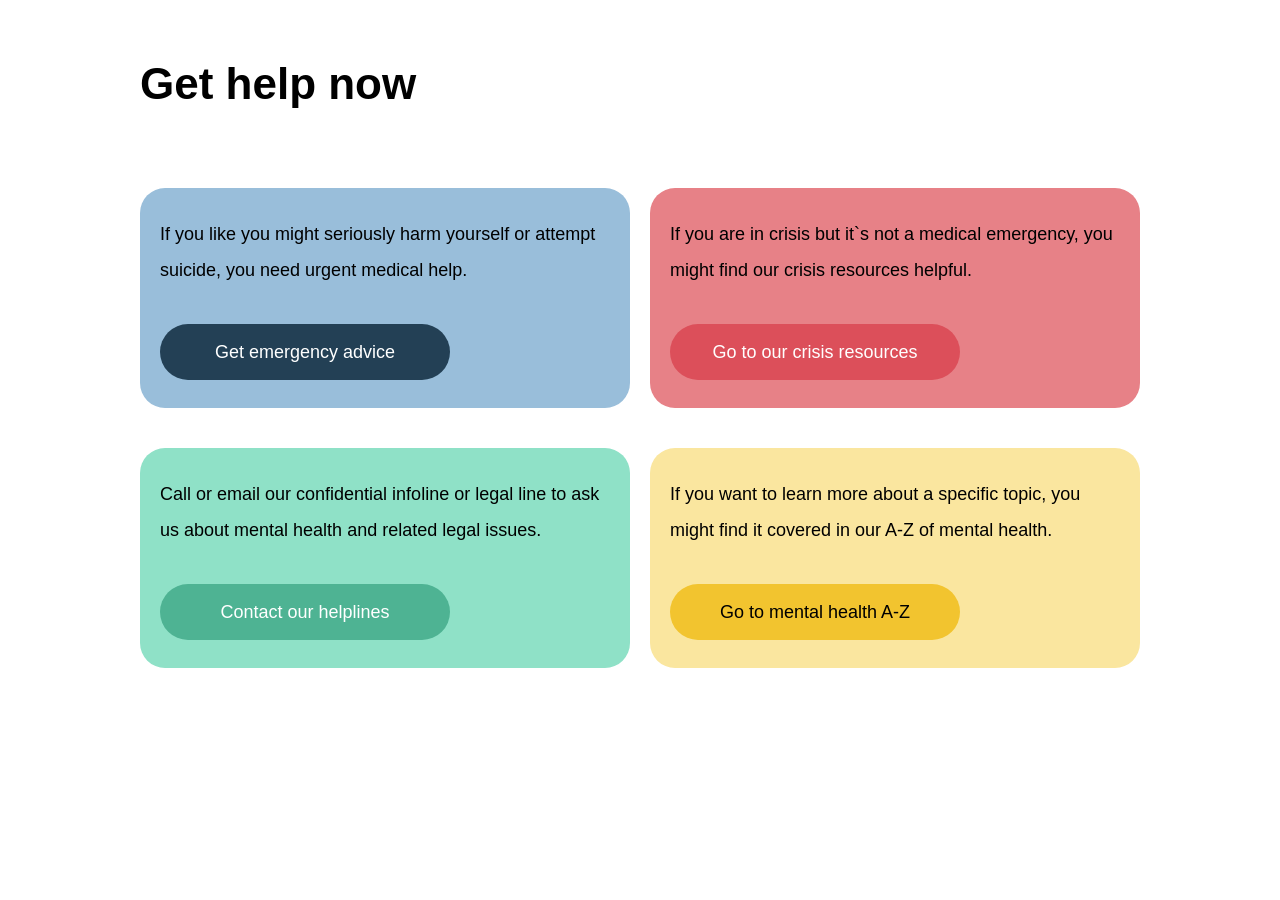
<file: index.html>
<!DOCTYPE html>
<html lang="en">

<head>
    <meta charset="UTF-8">
    <link rel="stylesheet" href="style.css">
    <title>Document</title>
</head>

<body>
    <div class="wrapper">
        <div class="tittle">
            <div class="container tittle-container">
                <div class="tittle__text">
                    Get help now
                </div>
            </div>
        </div>
        <div class="main">
            <div class="container main-container">
                <div class="row">
                    <div class="block blue">
                        <div class="block__text">
                            If you like you might seriously harm yourself or attempt suicide, you need urgent medical
                            help.
                        </div>
                        <div class="button block__button">
                            <div class="block__button__text">
                                <p style="color:#ffffff">Get emergency advice</p>
                            </div>
                        </div>
                    </div>
                    <div class="block red">
                        <div class="block__text">
                            If you are in crisis but it`s not a medical emergency, you might find our crisis resources helpful.
                        </div>
                        <div class="button block__button">
                            <p style="color:#ffffff">Go to our crisis resources</p>
                        </div>
                    </div>
                </div>
                <div class="row">
                    <div class="block green">
                        <div class="block__text">
                            Call or email our confidential infoline or legal line to ask us about mental health and related
                            legal issues.
                        </div>
                        <div class="button block__button">
                            <p style="color:#ffffff">Contact our helplines</p>
                        </div>
                    </div>
                    <div class="block yellow">
                        <div class="block__text">
                            If you want to learn more about a specific topic, you might find it covered in our A-Z of mental
                            health.
                        </div>
                        <div class="button block__button">
                            Go to mental health A-Z
                        </div>
                    </div>
                </div>
            </div>
        </div>
    </div>
</body>

</html>
</file>
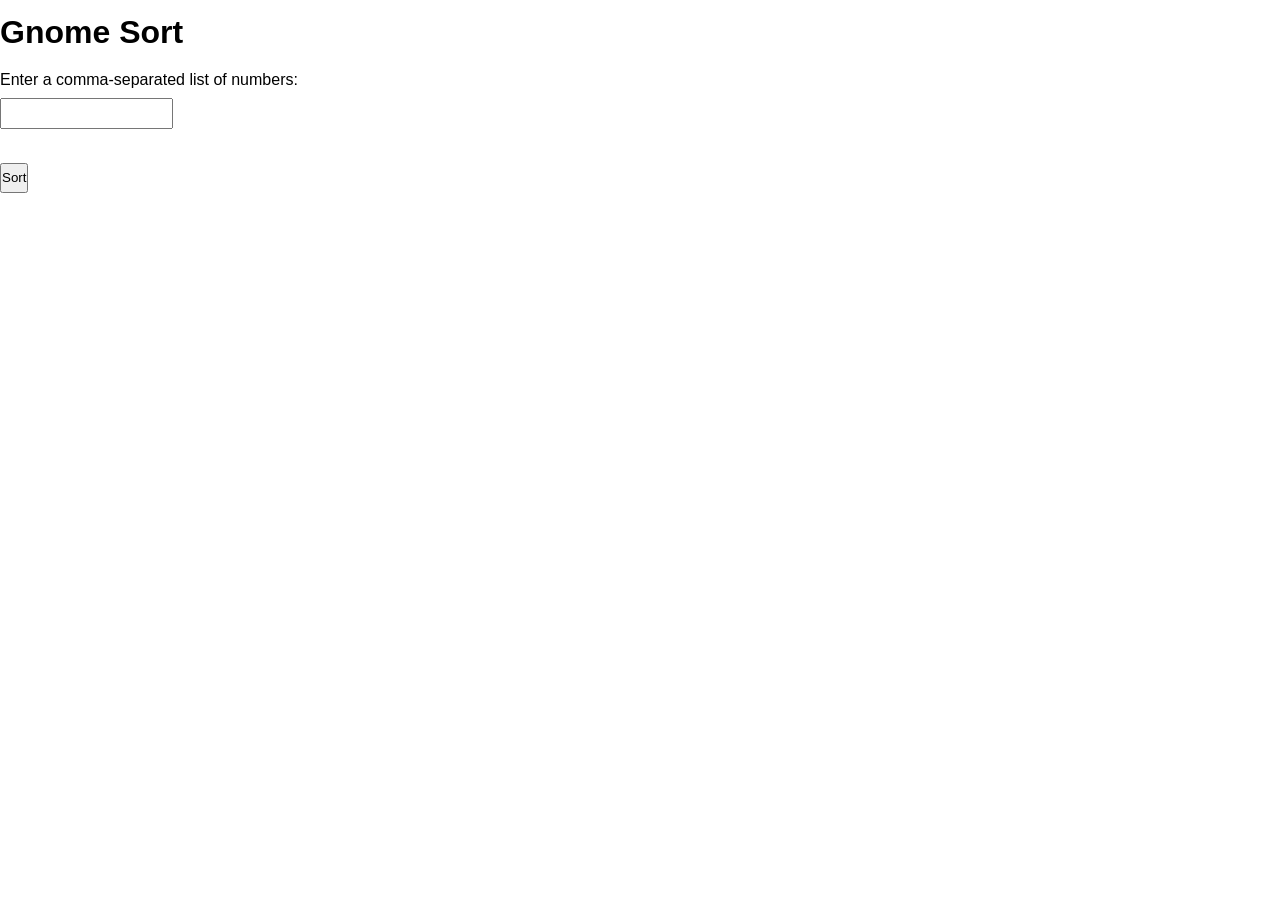
<file: LABA2.html>
<!DOCTYPE html>
<html>
<head>
	<meta charset="utf-8">
	<link rel="stylesheet" href="style.css">
	<title>Gnome Sort</title>
</head>
<body>
	<div class="wraper">
	<h1>Gnome Sort</h1>
	<p>Enter a comma-separated list of numbers:</p>
	<input type="text" id="array-input"><br><br>
	<button id="sort-button">Sort</button>
	<br><br>
	<div id="array"></div>
	</div>
	<script src="laba2.js"></script>
</body>
</html>
</file>
<file: style.css>
*{
    font-family:sans-serif;
    margin: 0;
    padding: 0;
    line-height: 2;
}

.container{
    max-width: 1200px;
}

.tittle{
    display: flex;
    justify-content: center;
    padding: 40px;
}

.tittle__text{
    font-size: 44px;
    font-weight: bold;
}

.block{
   font-size: 18px;
}

.tittle-container{
    width: 100%;
    max-width: 1000px;
    display: flex;
    gap: 10px;
}

.main{
    display: flex;
    justify-content: center;
}

.main-container{
    display: flex;
    flex-wrap: wrap;
    flex-direction: column;
}

.row{
    flex-wrap: wrap;
    display: flex;
    flex-direction: row;
    gap: 20px;
    margin-top: 20px;
    margin-bottom: 20px;
}

.block{
    min-height: 180px;
    border-radius: 25px;
    padding: 20px;
    display: flex;
    flex-direction: column;
    justify-content: space-around;
    gap:20px;
    width: 450px;
}

.button {
    cursor: pointer;
    text-align: center;
    padding: 10px;
    width: 60%;
    border-radius: 25px;
    transition: all 1s ease;
}


.blue, .blue > * {
    background-color: rgb(153, 190, 218);
}

.blue>.button{
    background-color: rgb(35, 64, 85);
}

.yellow,
.yellow > * {
    background-color: rgb(250, 230, 159);
}

.yellow > .button {
    background-color: rgb(242, 196, 47);
}

.red, .red > * {
    background-color: rgb(231, 129, 135);
}

.red > .button {
    background-color: rgb(220, 79, 90);
}

.green, .green > * {
    background-color: rgb(143, 225, 199);
}

.green > .button {
    background-color: rgb(78, 179, 147);
}

.button{
    cursor: pointer;
    border-radius: 40px;
    padding: 10px;
}

@media (max-width: 1030px) {
    .block {
        width: 100%; 
    }
}

.button:hover {
    background-color: rgb(190, 190, 190);
}
</file>
